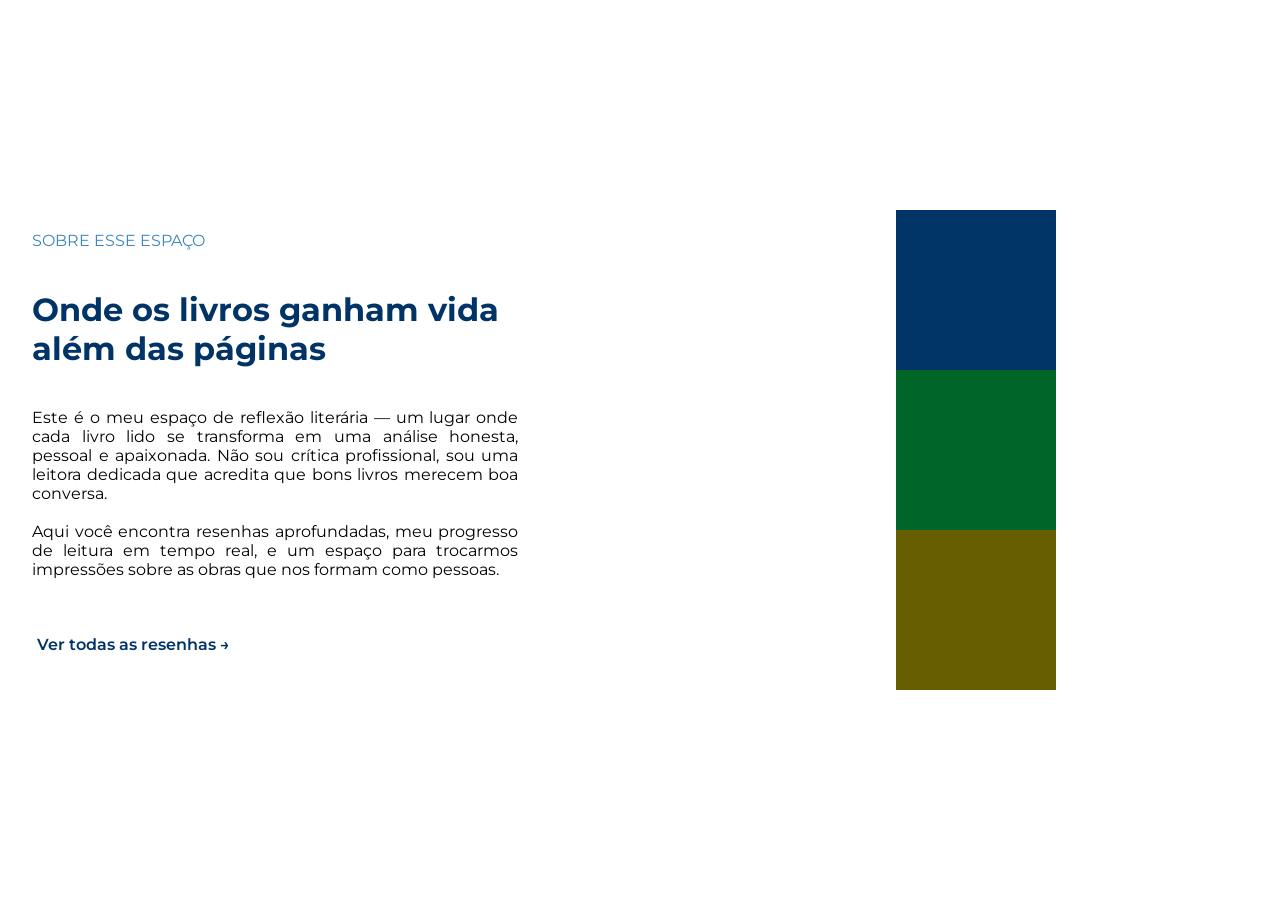
<file: web-data-viz/public/index.html>
<!-- <!DOCTYPE html>
<html lang="en">

<head>
    <meta charset="UTF-8">
    <meta http-equiv="X-UA-Compatible" content="IE=edge">
    <meta name="viewport" content="width=device-width, initial-scale=1.0">

    <title>Página Inicial</title>

    <script src="./js/sessao.js"></script>

    <link rel="stylesheet" href="./css/estilo.css">
    <link rel="icon" href="./assets/imgs/livro.png">
    <link rel="preconnect" href="https://fonts.gstatic.com">
</head>

<body>
    <div class="header">
      <div class="container">
        <h1 class="titulo">AquaTech</h1>
        <ul class="navbar">
          <li class="agora">
            <a href="#">Inicial</a>
          </li>
          <li>
            <a href="simulador.html">Simulador</a>
          </li>
          <li>|</li>
          <li>
            <a href="login.html">Login</a>
          </li>
          <li>
            <a href="cadastro.html">Cadastro</a>
          </li>
        </ul>
      </div>
    </div>
  
    <!-- <div class="banner">
      <div class="container">
        <p>Preservando <span>hoje</span> para existirem <span>amanhã</span>.</p>
      </div>
    </div> -->
<!--   
    <div class="social">
      <div class="container">
        <div class="boxes">
          <div class="box">
            <img src="assets/imgs/planet-earth_color.png">
            <h4>Missão</h4>
            <p>Lorem ipsum, dolor sit amet consectetur adipisicing elit. Et, quas cupiditate asperiores provident magnam
              vitae illum iusto fugiat atque deleniti nulla sed iure suscipit, laborum, aliquid accusantium cum dicta
              minima.</p>
          </div>
          <div class="box">
            <img src="assets/imgs/lightbulb_color.png">
            <h4>Visão</h4>
            <p>Lorem ipsum, dolor sit amet consectetur adipisicing elit. Et, quas cupiditate asperiores provident magnam
              vitae illum iusto fugiat atque deleniti nulla sed iure suscipit, laborum, aliquid accusantium cum dicta
              minima.</p>
          </div>
          <div class="box">
            <img src="assets/imgs/growth_color.png">
            <h4>Valores</h4>
            <p>Lorem ipsum, dolor sit amet consectetur adipisicing elit. Et, quas cupiditate asperiores provident magnam
              vitae illum iusto fugiat atque deleniti nulla sed iure suscipit, laborum, aliquid accusantium cum dicta
              minima.</p>
          </div>
        </div>
      </div>
    </div>
  
    <div class="footer">
      <div class="container">
        <h4>Feito com amor por aluno &hearts; SPTech &copy; 2023</h4>
        <span class="version">v1.0.0</span>
      </div>
    </div>
  </body>

</html> -->

<!DOCTYPE html>
<html lang="en">

<head>
  <meta charset="UTF-8">
  <meta name="viewport" content="width=device-width, initial-scale=1.0">
  <title>Página Inicial</title>

  <link rel="stylesheet" href="./css/estilo.css">
    <link rel="icon" href="./assets/imgs/livro.png">
    <link rel="preconnect" href="https://fonts.gstatic.com">
</head>

<body>
  <div class="sobre">
    <div class="sobre-escrito">
    <span>SOBRE ESSE ESPAÇO</span>
    <h1>Onde os livros ganham vida além das páginas</h1>
    <p>Este é o meu espaço de reflexão literária — um lugar onde cada livro lido se transforma em uma análise honesta,
      pessoal e apaixonada. Não sou crítica profissional, sou uma leitora dedicada que acredita que bons livros merecem
      boa conversa.
      <br>
      <br>

      Aqui você encontra resenhas aprofundadas, meu progresso de leitura em tempo real, e um espaço para trocarmos
      impressões sobre as obras que nos formam como pessoas.</p>

    <button id="verResenhas()">Ver todas as resenhas → </button>
    </div>

    <div class="sobre-quadrado">
      <div class="quadrado1"></div>
      
      <div class="quadrado2"></div>
      <div class="quadrado3"></div>
    </div>
  </div>
</body>

</html>
</file>
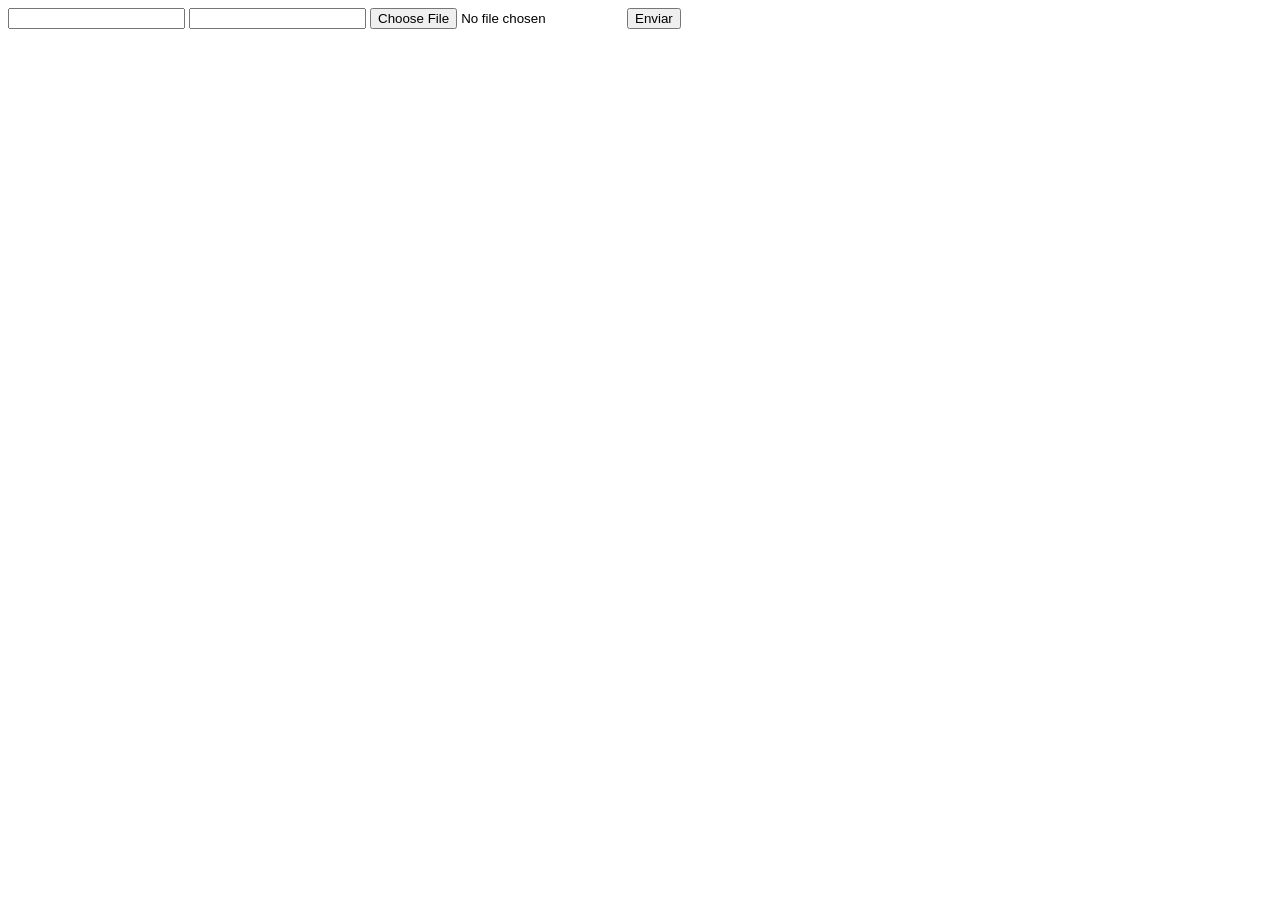
<file: web-data-viz/DOCUMENTOS_DE_APOIO/exemplo_de_upload_de_arquivo/public/index.html>
<!DOCTYPE html>
<html lang="en">

<head>
  <meta charset="UTF-8">
  <meta http-equiv="X-UA-Compatible" content="IE=edge">
  <meta name="viewport" content="width=device-width, initial-scale=1.0">
  <title>Upload</title>
</head>

<body>

  <div>
    <input name="nome" id="nome" type="text" />
    <input name="email" id="email" type="url" />
    <input name="foto" id="foto" type="file" />
    <button onclick="enviar()">Enviar</button>
  </div>

  <div id="container"></div>
</body>

</html>

<script>
  function enviar() {
    const formData = new FormData();
    formData.append('foto', foto.files[0])
    formData.append('nome', nome.value)
    formData.append('email', email.value)

    fetch("/usuarios/cadastro", {
      method: "POST",
      body: formData
    })
      .then(res => {
        window.location = "./perfil.html"
      })
      .catch(err => {
        console.log(err);
      })
  }
</script>
</file>
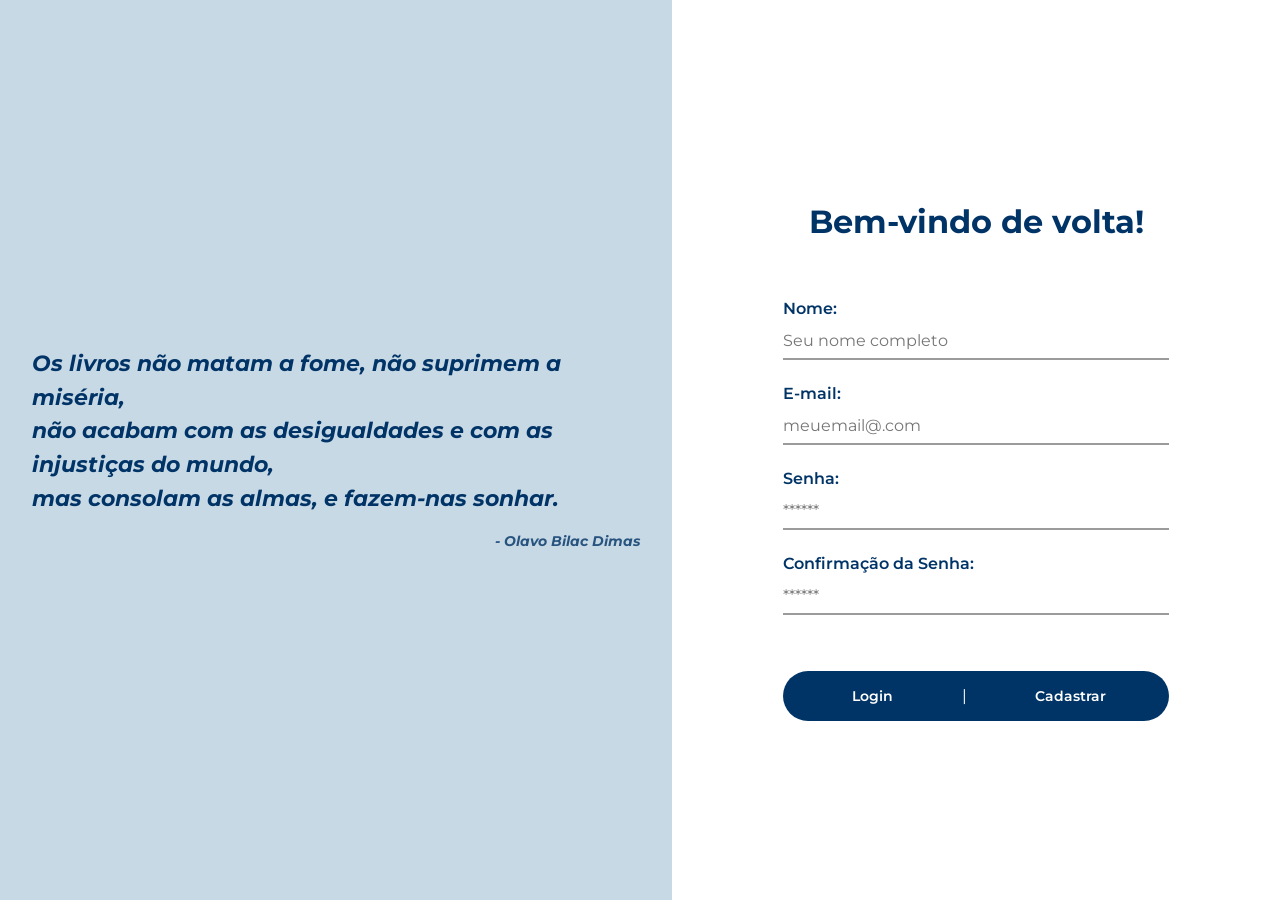
<file: web-data-viz/public/cadastro.html>
<!DOCTYPE html>
<html lang="pt-br">

<head>
  <meta charset="UTF-8" />
  <meta http-equiv="X-UA-Compatible" content="IE=edge" />
  <meta name="viewport" content="width=device-width, initial-scale=1.0" />

  <title>Cadastro</title>

  <script src="./js/sessao.js"></script>

  <link rel="stylesheet" href="./css/cadastro.css" />
  <link rel="icon" href="./assets/imgs/livro.png" />
  <link rel="preconnect" href="https://fonts.gstatic.com" />
</head>

<body>

  <div class="login">
    <div class="alerta_erro">
      <div class="card_erro" id="cardErro">
        <span id="mensagem_erro"></span>
      </div>
    </div>

    <div class="frase">
      <p>Os livros não matam a fome, não suprimem a miséria, <br>
        não acabam com as desigualdades e com as injustiças do mundo, <br>
        mas consolam as almas, e fazem-nas sonhar.</p>

      <div class="autor">
        <p>- Olavo Bilac Dimas</p>
      </div>
    </div>

    <div class="container">
      <div class="card card-cadastro">
        <h2>Bem-vindo de volta!</h2>
        <div class="formulario">
          <!--
                         Para inserir mais um campo, copie uma das inputs abaixo.
                         Assim que inserir vá para o script abaixo.
                     -->

          <div class="campo">
            <span>Nome:</span>
            <input id="ipt_nome" type="text" placeholder="Seu nome completo" />
          </div>
          <div class="campo">
            <span>E-mail:</span>
            <input id="ipt_email" type="text" placeholder="meuemail@.com" />
          </div>
          <div class="campo">
            <span>Senha:</span>
            <input id="ipt_senha" type="password" placeholder="******" />
          </div>
          <div class="campo">
            <span>Confirmação da Senha:</span>
            <input id="ipt_confirmacao_senha" type="password" placeholder="******" />
          </div>

          <div class="botoes">
            <a href="login.html" class="botao">Login</a>
            <p>|</p>
            <button class="botao botao-cadastro" onclick="cadastrar()">Cadastrar</button>
          </div>

        </div>
        <div id="div_aguardar" class="loading-div">
          <img src="./assets/circle-loading.gif" id="loading-gif" />
        </div>

        <div id="div_erros_login"></div>
      </div>
    </div>
  </div>

</body>

</html>

<script>

  // Array para armazenar empresas cadastradas para validação de código de ativação 
  let listaEmpresasCadastradas = [];

  function cadastrar() {
    aguardar();

    //Recupere o valor da nova input pelo nome do id
    // Agora vá para o método fetch logo abaixo
    var nomeVar = ipt_nome.value;
    var emailVar = ipt_email.value;
    var senhaVar = ipt_senha.value;
    var confirmacaoSenhaVar = ipt_confirmacao_senha.value;

    // Verificando se há algum campo em branco
    if (
      nomeVar == "" ||
      emailVar == "" ||
      senhaVar == "" ||
      confirmacaoSenhaVar == ""
    ) {
      cardErro.style.display = "block";
      mensagem_erro.innerHTML =
        "(Mensagem de erro para todos os campos em branco)";

      finalizarAguardar();
      return false;
    } else {
      setInterval(sumirMensagem, 5000);
    }

    // Enviando o valor da nova input
    fetch("/usuarios/cadastrar", {
      method: "POST",
      headers: {
        "Content-Type": "application/json",
      },
      body: JSON.stringify({
        // crie um atributo que recebe o valor recuperado aqui
        // Agora vá para o arquivo routes/usuario.js
        nomeServer: nomeVar,
        emailServer: emailVar,
        senhaServer: senhaVar
      }),
    })
      .then(function (resposta) {
        console.log("resposta: ", resposta);

        if (resposta.ok) {
          cardErro.style.display = "block";

          mensagem_erro.innerHTML =
            "Cadastro realizado com sucesso! Redirecionando para tela de Login...";

          setTimeout(() => {
            window.location = "login.html";
          }, "2000");

          limparFormulario();
          finalizarAguardar();
        } else {
          throw "Houve um erro ao tentar realizar o cadastro!";
        }
      })
      .catch(function (resposta) {
        console.log(`#ERRO: ${resposta}`);
        finalizarAguardar();
      });

    return false;
  }

  function sumirMensagem() {
    cardErro.style.display = "none";
  }
</script>
</file>
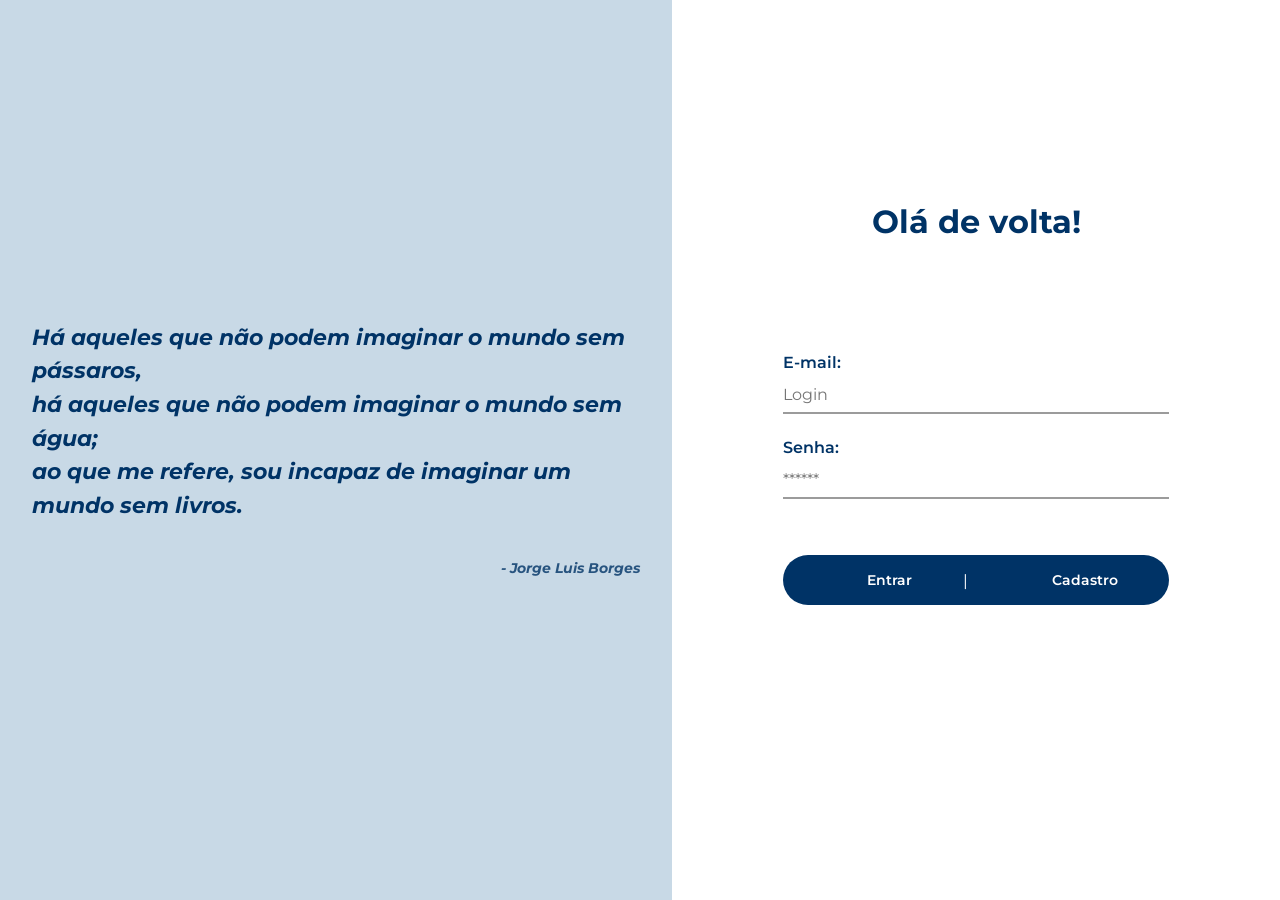
<file: web-data-viz/public/login.html>
<!DOCTYPE html>
<html lang="pt-br">

<head>
    <meta charset="UTF-8">
    <meta http-equiv="X-UA-Compatible" content="IE=edge">
    <meta name="viewport" content="width=device-width, initial-scale=1.0">

    <title>Login</title>

    <script src="./js/sessao.js"></script>

    <link rel="stylesheet" href="./css/login.css">
    <link rel="icon" href="./assets/imgs/livro.png">
    <link rel="preconnect" href="https://fonts.gstatic.com">
</head>

<body>


    <div class="login">
        <div class="alerta_erro">
            <div class="card_erro" id="cardErro">
                <span id="mensagem_erro"></span>
            </div>
        </div>

        <div class="frase">
            <p>Há aqueles que não podem imaginar o mundo sem pássaros, <br>
                há aqueles que não podem imaginar o mundo sem água; <br>
                ao que me refere, sou incapaz de imaginar um mundo sem livros.</p>

            <div class="autor">
                <br>
                <p>- Jorge Luis Borges</p>
            </div>
        </div>

        <div class="container">
            <div class="card card-login">
                <h2>Olá de volta!</h2>
                <div class="formulario">
                    <div class="campo">
                        <span>E-mail:</span>
                        <input id="ipt_email" type="text" placeholder="Login">
                    </div>
                    <div class="campo">
                        <span>Senha:</span>
                        <input id="ipt_senha" type="password" placeholder="******">
                    </div>

                    <div class="botoes">
                        <button class="botao botao-login" onclick="entrar()">Entrar</button>
                        <p>|</p>
                        <a href="cadastro.html" class="botao">Cadastro</a>
                    </div>
                </div>

                <div id="div_aguardar" class="loading-div">
                    <img src="./assets/circle-loading.gif" id="loading-gif" />
                </div>

                <div id="div_erros_login"></div>
            </div>
        </div>
    </div>

</body>

</html>

<script>


    function entrar() {
        aguardar();

        var emailVar = ipt_email.value;
        var senhaVar = ipt_senha.value;

        if (emailVar == "" || senhaVar == "") {
            cardErro.style.display = "block"
            mensagem_erro.innerHTML = "(Mensagem de erro para todos os campos em branco)";
            finalizarAguardar();
            return false;
        }
        else {
            setInterval(sumirMensagem, 5000)
        }

        console.log("FORM LOGIN: ", emailVar);
        console.log("FORM SENHA: ", senhaVar);

        fetch("/usuarios/autenticar", {
            method: "POST",
            headers: {
                "Content-Type": "application/json"
            },
            body: JSON.stringify({
                emailServer: emailVar,
                senhaServer: senhaVar
            })
        }).then(function (resposta) {
            console.log("ESTOU NO THEN DO entrar()!")

            if (resposta.ok) {
                console.log(resposta);

                resposta.json().then(json => {
                    console.log(json);
                    console.log(JSON.stringify(json));
                    sessionStorage.EMAIL_USUARIO = json.email;
                    sessionStorage.NOME_USUARIO = json.nome;
                    sessionStorage.ID_USUARIO = json.id_usuario;
                    // colocar o Storage de Livros;
                    sessionStorage.LIVROS = JSON.stringify(json.livros)

                    setTimeout(function () {
                        // window.location = "./dashboard/card.html";

                        //Mudar a localização de card para dashboard;
                        window.location = "./dashboard/dashboard.html";
                    }, 1000); // apenas para exibir o loading

                });

            } else {

                console.log("Houve um erro ao tentar realizar o login!");

                resposta.text().then(texto => {
                    console.error(texto);
                    finalizarAguardar(texto);
                });
            }

        }).catch(function (erro) {
            console.log(erro);
        })

        return false;
    }

    function sumirMensagem() {
        cardErro.style.display = "none"
    }

</script>
</file>
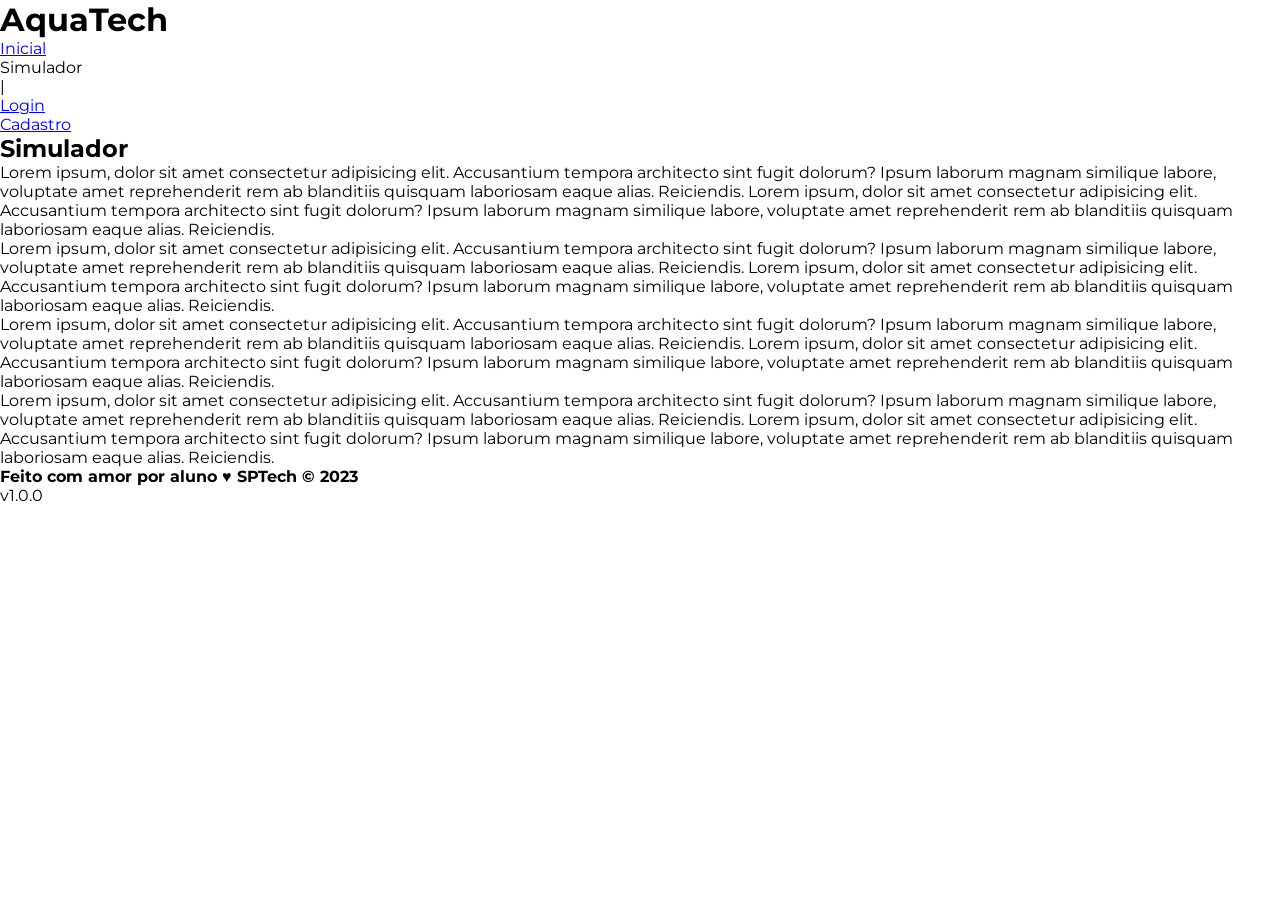
<file: web-data-viz/public/simulador.html>
<!DOCTYPE html>
<html lang="pt-br">

<head>
    <meta charset="UTF-8">
    <meta http-equiv="X-UA-Compatible" content="IE=edge">
    <meta name="viewport" content="width=device-width, initial-scale=1.0">

    <title>AquaTech | Simulador</title>

    <script src="./js/sessao.js"></script>

    <link rel="stylesheet" href="./css/estilo.css">
    <link rel="icon" href="./assets/imgs/livro.png">
    <link rel="preconnect" href="https://fonts.gstatic.com">
</head>

<body>

    <!--header inicio-->
    <div class="header">
        <div class="container">
            <h1 class="titulo">AquaTech</h1>
            <ul class="navbar">
                <li>
                    <a href="./index.html">Inicial</a>
                </li>
                <li class="agora">Simulador</li>
                <li>|</li>
                <li>
                    <a href="./login.html">Login</a>
                </li>
                <li>
                    <a href="./login.html">Cadastro</a>
                </li>
            </ul>
        </div>
    </div>


    <!-- simulador inicio -->
    <div class="simulador">
        <div class="container">
            <h2>Simulador</h2>
            <p>Lorem ipsum, dolor sit amet consectetur adipisicing elit. Accusantium tempora architecto sint fugit
                dolorum? Ipsum laborum magnam similique labore, voluptate amet reprehenderit rem ab blanditiis quisquam
                laboriosam eaque alias. Reiciendis. Lorem ipsum, dolor sit amet consectetur adipisicing elit.
                Accusantium tempora architecto sint fugit dolorum? Ipsum laborum magnam similique labore, voluptate amet
                reprehenderit rem ab blanditiis quisquam laboriosam eaque alias. Reiciendis.</p>
            <p>Lorem ipsum, dolor sit amet consectetur adipisicing elit. Accusantium tempora architecto sint fugit
                dolorum? Ipsum laborum magnam similique labore, voluptate amet reprehenderit rem ab blanditiis quisquam
                laboriosam eaque alias. Reiciendis. Lorem ipsum, dolor sit amet consectetur adipisicing elit.
                Accusantium tempora architecto sint fugit dolorum? Ipsum laborum magnam similique labore, voluptate amet
                reprehenderit rem ab blanditiis quisquam laboriosam eaque alias. Reiciendis.</p>
            <p>Lorem ipsum, dolor sit amet consectetur adipisicing elit. Accusantium tempora architecto sint fugit
                dolorum? Ipsum laborum magnam similique labore, voluptate amet reprehenderit rem ab blanditiis quisquam
                laboriosam eaque alias. Reiciendis. Lorem ipsum, dolor sit amet consectetur adipisicing elit.
                Accusantium tempora architecto sint fugit dolorum? Ipsum laborum magnam similique labore, voluptate amet
                reprehenderit rem ab blanditiis quisquam laboriosam eaque alias. Reiciendis.</p>
            <p>Lorem ipsum, dolor sit amet consectetur adipisicing elit. Accusantium tempora architecto sint fugit
                dolorum? Ipsum laborum magnam similique labore, voluptate amet reprehenderit rem ab blanditiis quisquam
                laboriosam eaque alias. Reiciendis. Lorem ipsum, dolor sit amet consectetur adipisicing elit.
                Accusantium tempora architecto sint fugit dolorum? Ipsum laborum magnam similique labore, voluptate amet
                reprehenderit rem ab blanditiis quisquam laboriosam eaque alias. Reiciendis.</p>

        </div>
    </div>
    <!-- simulador fim -->

    <!--footer inicio-->
    <div class="footer">
        <div class="container">
            <h4>Feito com amor por aluno &hearts; SPTech &copy; 2023</h4>
            <span class="version">v1.0.0</span>
        </div>
    </div>
    <!--footer fim-->


</body>

</html>
</file>
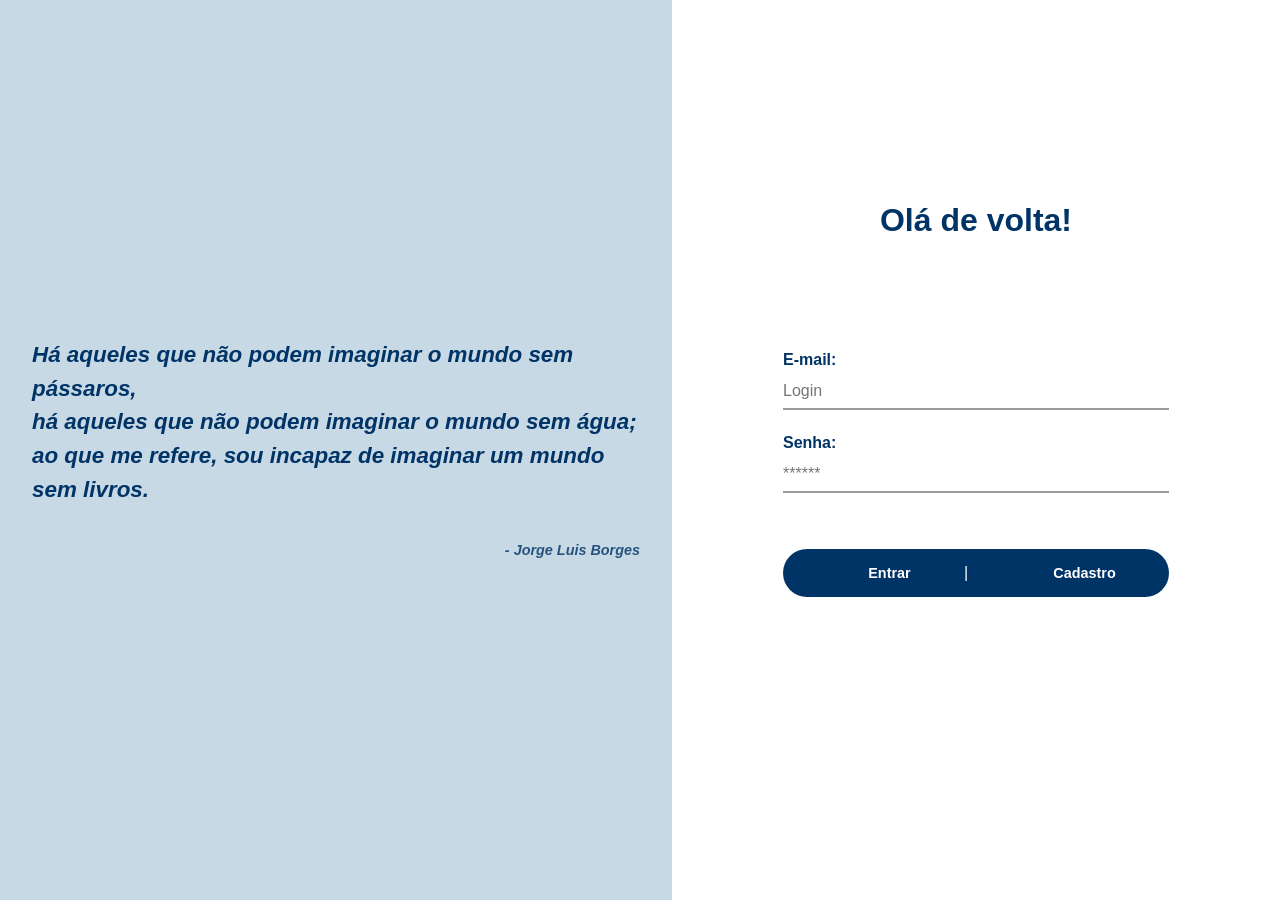
<file: web-data-viz/public/dashboard/cards.html>
<!DOCTYPE html>
<html lang="pt-br">

<head>
    <link rel="shortcut icon" href="../assets/icon/favicon2.ico" type="image/x-icon">
    <meta charset="UTF-8">
    <meta http-equiv="X-UA-Compatible" content="IE=edge">
    <meta name="viewport" content="width=device-width, initial-scale=1.0">
    <title>AquaTech | Tempo Real</title>


    <link rel="stylesheet" href="./../css/dashboards.css">
    <link rel="stylesheet" href="./../css/estilo.css" />

    <script src="../js/sessao.js"></script>
    <script src="../js/alerta.js"></script>
    <link rel="preconnect" href="https://fonts.gstatic.com">
    <link
        href="https://fonts.googleapis.com/css2?family=Exo+2:ital,wght@0,100;0,200;0,300;0,400;0,500;0,600;0,700;0,800;0,900;1,100;1,200;1,300;1,400;1,500;1,600;1,700;1,800;1,900&display=swap"
        rel="stylesheet">
</head>

<body onload="validarSessao(), exibirAquarios(),  atualizacaoPeriodica()">

    <div class="janela">

        <div class="header-left dash-header">

            <h1>AquaTech</h1>

            <div class="hello">
                <h3>Olá, <span id="b_usuario">usuário</span>!</h3>
            </div>

            <div class="btn-nav">
                <h3>Aquários</h3>
            </div>

            <div class="btn-nav-white">
                <a href="./dashboard.html">
                    <h3>Gráficos</h3>
                </a>
            </div>

            <div class="btn-nav-white">
                <a href="./mural.html">
                    <h3>Mural de Avisos</h3>
                </a>
            </div>

            <div class="btn-logout" onclick="limparSessao()">
                <h3>Sair</h3>
            </div>

        </div>

        <div class="dash">
            <div id="alerta">
            </div>
            <div class="area-parametros-alerta">
                <p class="titulo-legenda">
                    Legenda - Parâmetros para Alertas
                </p>
                <div class="parametros-alerta">
                    <div class="item-regua perigo-frio">
                        <p>Perigo</p>
                        <p>&lt;=5°C</p>
                    </div>
                    <div class="item-regua alerta-frio">
                        <p>Alerta</p>
                        <p>&lt;=10°C</p>
                    </div>
                    <div class="item-regua ideal">
                        <p>Ideal</p>
                        <p>20°C</p>
                    </div>
                    <div class="item-regua alerta-quente">
                        <p>Alerta</p>
                        <p>&gt;=22°C</p>
                    </div>
                    <div class="item-regua perigo-quente">
                        <p>Perigo</p>
                        <p>&gt;=23°C</p>
                    </div>
                </div>
            </div>

            <div class="cards" id="cardAquarios">

            </div>

        </div>

    </div>

</body>

<script>

    function exibirAquarios() {
        JSON.parse(sessionStorage.AQUARIOS).forEach(item => {
            document.getElementById("cardAquarios").innerHTML += `
                    <div class="card-aquario">
                        <div class="title-aquario">
                            <h1>${item.descricao}</h1>
                        </div>
                        <div class="desc-aquario">
                        <div class="temperatura">
                            <p id="temp_aquario_${item.id}">-°C</p>
                        </div>
                        <div class="cor-alerta" id="card_${item.id}"></div>
                    </div>
                    </div>
                    `
        });
    }

</script>

</html>
</file>
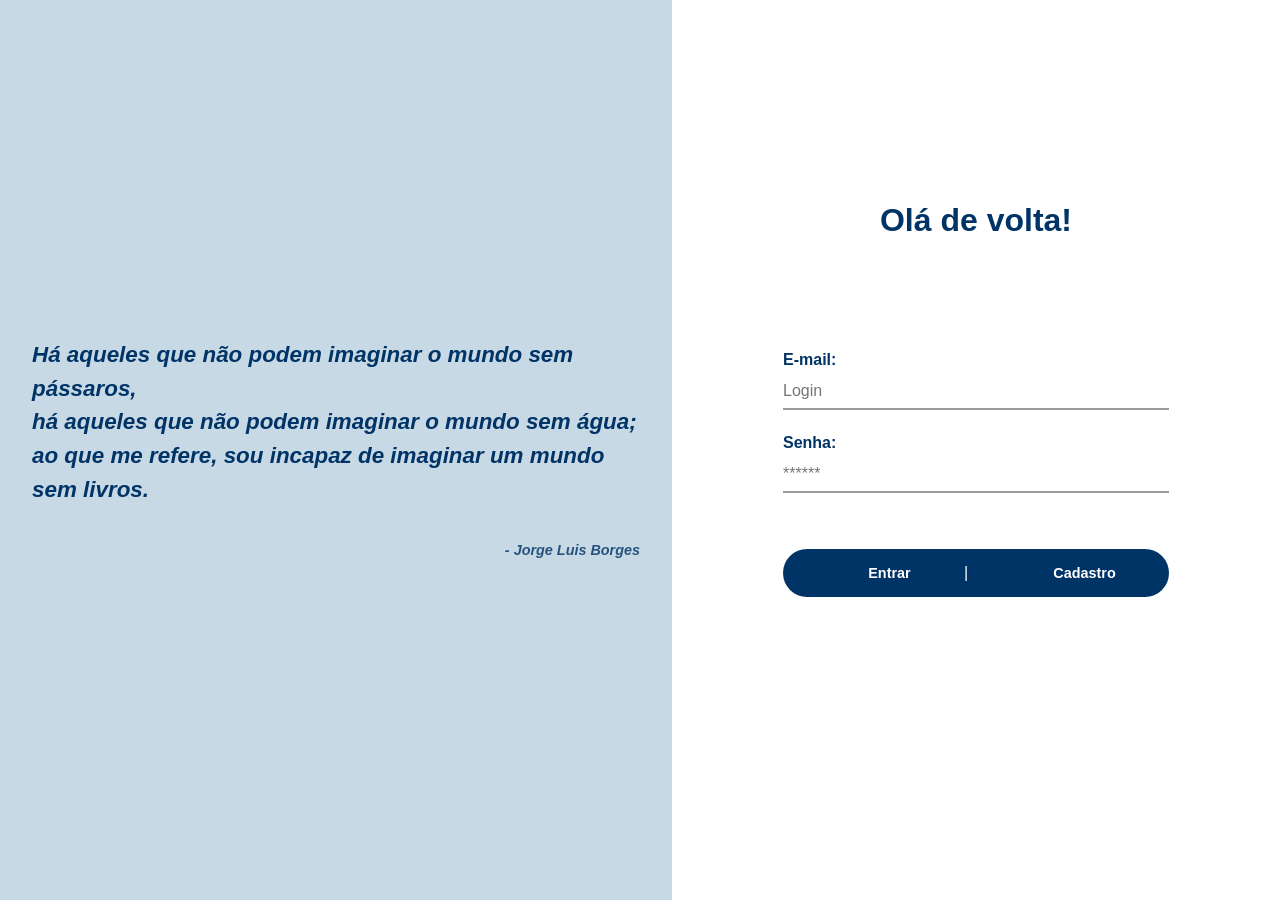
<file: web-data-viz/public/dashboard/edicao-aviso.html>
<!DOCTYPE html>
<html lang="pt-br">

<head>
    <link rel="shortcut icon" href="../assets/icon/favicon2.ico" type="image/x-icon">
    <meta charset="UTF-8">
    <meta http-equiv="X-UA-Compatible" content="IE=edge">
    <meta name="viewport" content="width=device-width, initial-scale=1.0">
    <title>AquaTech | Página Inicial</title>

    
    <link rel="stylesheet" href="./../css/dashboards.css">
    <link rel="stylesheet" href="./../css/estilo.css" />
    <script src="../js/sessao.js"></script>

    <link rel="preconnect" href="https://fonts.gstatic.com">
    <link
        href="https://fonts.googleapis.com/css2?family=Exo+2:ital,wght@0,100;0,200;0,300;0,400;0,500;0,600;0,700;0,800;0,900;1,100;1,200;1,300;1,400;1,500;1,600;1,700;1,800;1,900&display=swap"
        rel="stylesheet">
</head>

<body onload="validarSessao(), listarInfosDeUm()" style="background-color: #161618;">
    <!-- <body onload="validarSessao()"> -->

    <div class="janela">


        <div class="header-left">

            <h1>AquaTech</h1>

            <div class="hello">
                <h3>Olá, <span id="b_usuario">usuário</span>!</h3>
            </div>

            <div class="btn-nav-white">
                <a href="cards.html">
                    <h3>Aquários</h3>
                </a>
            </div>

            <div class="btn-nav-white">
                <a href="./dashboard.html">
                    <h3>Gráficos</h3>
                </a>
            </div>

            <div class="btn-nav-white">
                <a href="./mural.html">
                    <h3>Mural de Avisos</h3>
                </a>
            </div>

            <div class="btn-logout" onclick="limparSessao()">
                <h3>Sair</h3>
            </div>

        </div>

        <div class="dash-right">

            <div class="avisos">
                <div class="container">
                    <h1>Editar um aviso</h1>
                    <div class="div-form">
                        <label>
                            ID:
                            <br>
                            <input id="input_id" maxlength="100" type="text" style="color: rgb(196, 196, 196)" disabled>
                        </label>
                        <label>
                            Autor:
                            <br>
                            <input id="input_nome" maxlength="100" type="text" style="color: rgb(196, 196, 196)"
                                disabled>
                        </label>
                        <label>
                            Título:
                            <br>
                            <input id="input_titulo" maxlength="100" type="text" style="color: rgb(196, 196, 196)"
                                disabled>
                        </label>
                        <br>
                        <label>
                            Descrição (máximo de 250 caracteres):
                            <br>
                            <textarea id="textarea_descricao" maxlength="250" rows="5"></textarea>
                        </label>
                        <br>
                        <button onclick="editar()">Editar</button>
                    </div>

                </div>
            </div>
        </div>
    </div>
</body>

</html>

<script>
    function listarInfosDeUm() {
        console.log("Criar função de trazer informações de post escolhido");
    }

    function editar() {
        fetch(`/avisos/editar/${sessionStorage.getItem("ID_POSTAGEM_EDITANDO")}`, {
            method: "PUT",
            headers: {
                "Content-Type": "application/json"
            },
            body: JSON.stringify({
                descricao: textarea_descricao.value
            })
        }).then(function (resposta) {

            if (resposta.ok) {
                window.alert("Post atualizado com sucesso pelo usuario de email: " + sessionStorage.getItem("EMAIL_USUARIO") + "!");
                window.location = "/dashboard/mural.html"
            } else if (resposta.status == 404) {
                window.alert("Deu 404!");
            } else {
                throw ("Houve um erro ao tentar realizar a postagem! Código da resposta: " + resposta.status);
            }
        }).catch(function (resposta) {
            console.log(`#ERRO: ${resposta}`);
        });
    }

</script>
</file>
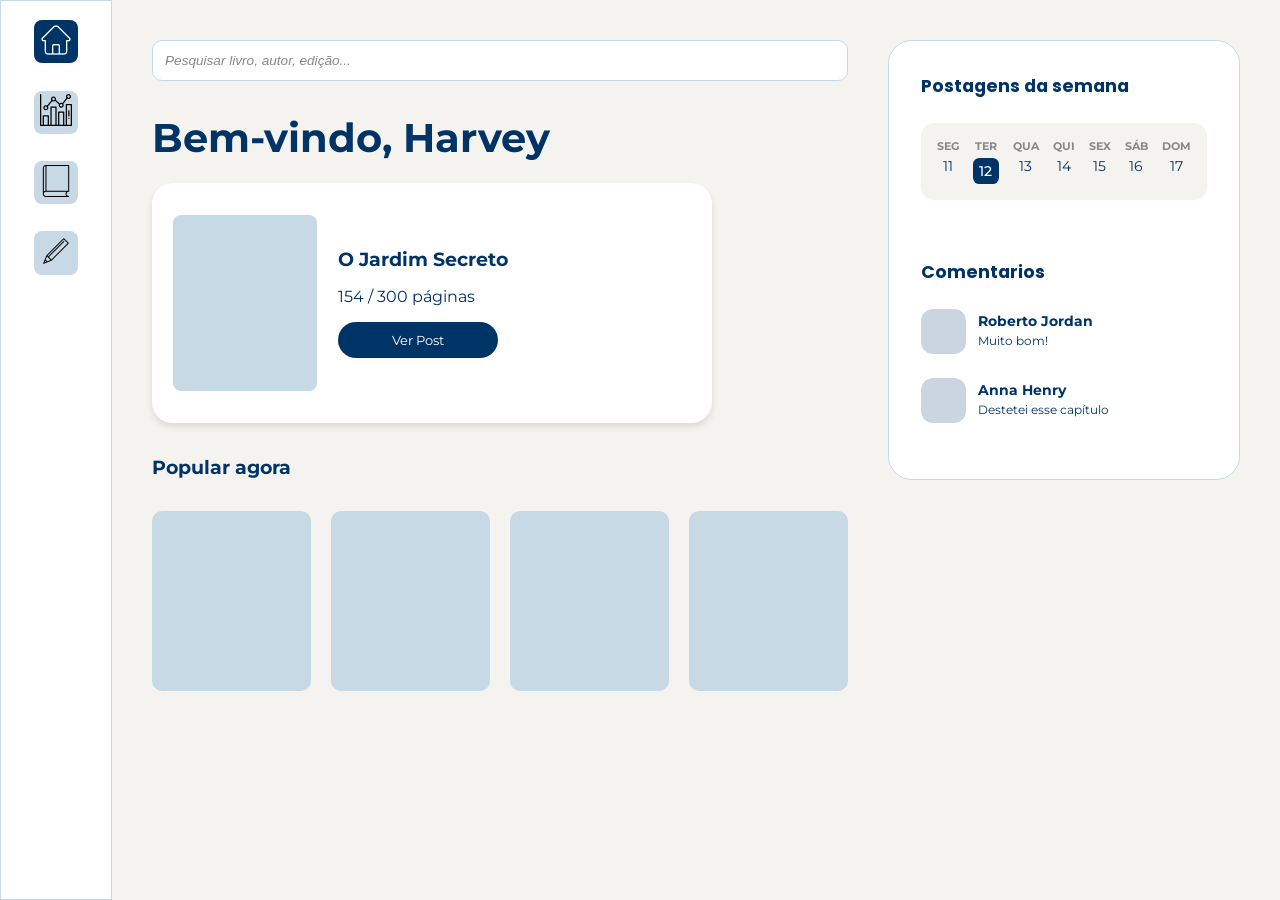
<file: web-data-viz/public/dashboard/home.html>
<!DOCTYPE html>
<html>

<head>
    <meta http-equiv="CONTENT-TYPE" content="text/html; charset=UTF-8">
    <meta name="viewport" content="width=device-width, initial-scale=1.0">
    <title>home</title>
    <link rel="stylesheet" href="../css/home.css">
</head>

<body>

    <nav>
        <div class="icon ativo">
            <a href="../dashboard/home.html">
                <img src="../assets/imgs/home.png" alt="Home">
            </a>
        </div>

        <div class="icon">
            <a href="../dashboard/dashboard.html">
                <img src="../assets/imgs/grafico-preto.png" alt="Grafico">
            </a>
        </div>

        <div class="icon">
            <a href="../dashboard/livro.html">
                <img src="../assets/imgs/livro-fechado-preto.png" alt="Livros">
            </a>
        </div>

        <div class="icon">
            <a href="../dashboard/mural.html">
                <!-- Criar e editar uma da postagem -->
                <img src="../assets/imgs/lapis-preto.png" alt="Mural">
            </a>
        </div>
    </nav>

    <main>
        <section>
            <input type="text" placeholder="Pesquisar livro, autor, edição...">
            <h1>Bem-vindo, Harvey</h1>

            <div class="livros-box">
                <div class="capa"></div>
                <div class="capa-escrita">
                    <h2>O Jardim Secreto</h2>
                    <p>154 / 300 páginas</p>
                    <button>Ver Post</button>
                </div>
            </div>

            <h2 class="livros-grid-titulo">Popular agora</h2>
            <div class="livros-grid">
                <div class="livro"></div>
                <div class="livro"></div>
                <div class="livro"></div>
                <div class="livro"></div>
            </div>
        </section>

        <aside class="painel">
            <h3>Postagens da semana</h3>
            <div class="numeros">
                <div class="dia">
                    <span class="dia-texto">Seg</span>
                    <span>11</span>
                </div>
                <div class="dia">
                    <span class="dia-texto">Ter</span>
                    <span class="hoje">12</span>
                </div>
                <div class="dia">
                    <span class="dia-texto">Qua</span>
                    <span>13</span>
                </div>
                <div class="dia">
                    <span class="dia-texto">Qui</span>
                    <span>14</span>
                </div>
                <div class="dia">
                    <span class="dia-texto">Sex</span>
                    <span>15</span>
                </div>
                <div class="dia">
                    <span class="dia-texto">Sáb</span>
                    <span>16</span>
                </div>
                <div class="dia">
                    <span class="dia-texto">Dom</span>
                    <span>17</span>
                </div>
            </div>
            <br>
            <h3>Comentarios</h3>
            <div class="pessoa">
                <div class="avatar"></div>
                <p><b>Roberto Jordan</b><br><span>Muito bom!</span></p>
            </div>
            <div class="pessoa">
                <div class="avatar"></div>
                <p><b>Anna Henry</b><br><span>Destetei esse capítulo</span></p>
            </div>
        </aside>
    </main>
</body>

</html>
</file>
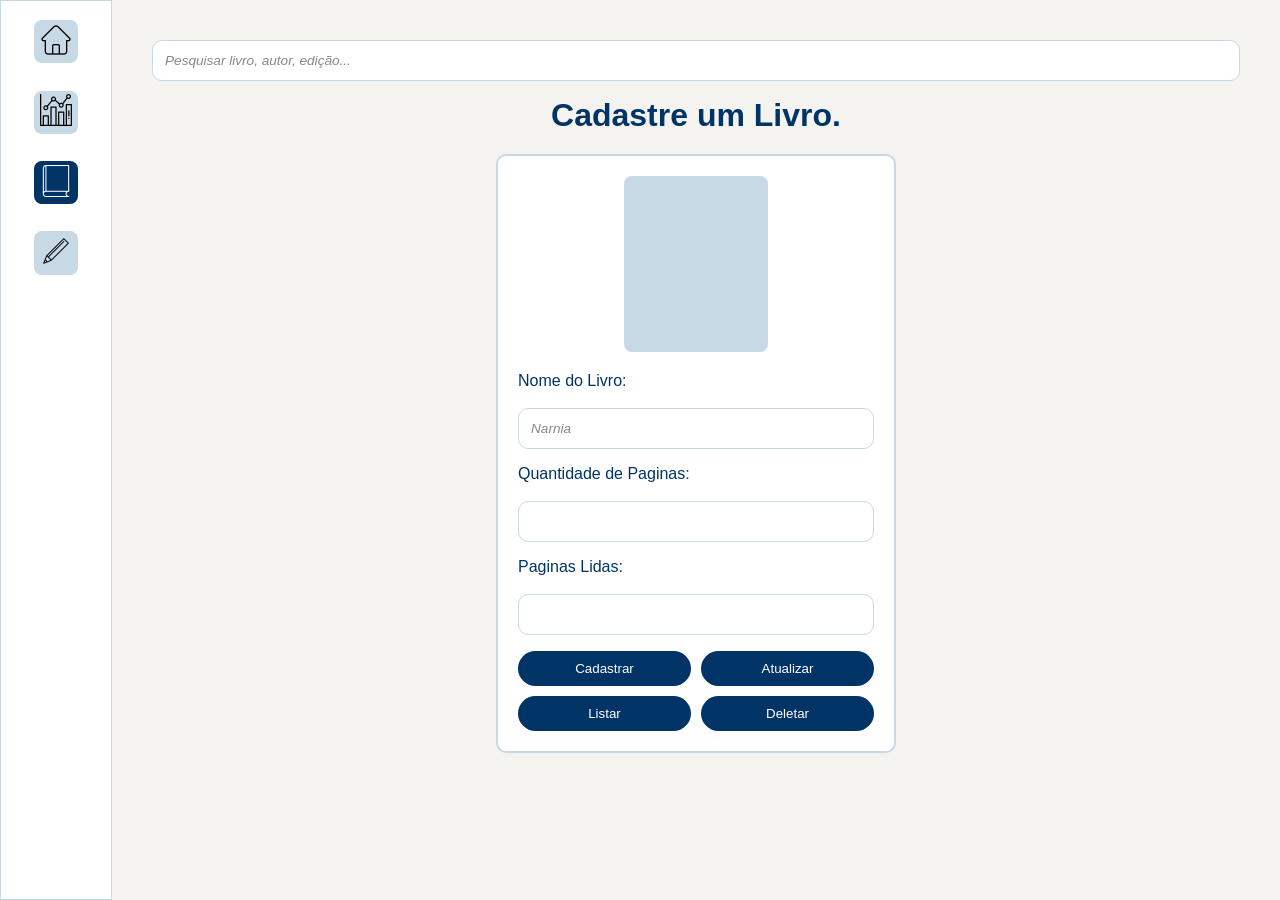
<file: web-data-viz/public/dashboard/livro.html>
<!DOCTYPE html>

<html>

<head>
    <meta http-equiv="CONTENT-TYPE" content="text/html; charset=UTF-8">
    <title>Livro</title>
    <link rel="stylesheet" href="../css/livro.css">
</head>

<body>
    <nav>
        <div class="icon">
            <a href="../dashboard/home.html">
                <img src="../assets/imgs/home-preto.png" alt="Home">
            </a>
        </div>

        <div class="icon">
            <a href="../dashboard/dashboard.html">
                <img src="../assets/imgs/grafico-preto.png" alt="Grafico">
            </a>
        </div>

        <div class="icon ativo">
            <a href="../dashboard/livro.html">
                <img src="../assets/imgs/livro-fechado.png" alt="Livros">
            </a>
        </div>

        <div class="icon">
            <a href="../dashboard/mural.html">
                <!-- Criar e editar uma da postagem -->
                <img src="../assets/imgs/lapis-preto.png" alt="Mural">
            </a>
        </div>
    </nav>

    <main>
        <input type="text" placeholder="Pesquisar livro, autor, edição...">
        <h1>Cadastre um Livro.</h1>

        <div class="cadastrar-livro">
            <div class="capa"></div>

            <span>Nome do Livro: </span>
            <br>
            <input type="text" id="ipt_nomeLivro" placeholder="Narnia">

            <span>Quantidade de Paginas: </span>
            <br>
            <input type="text" id="ipt_quantidadePaginas">

            <span>Paginas Lidas: </span>
            <br>
            <input type="text" id="ipt_paginasLidas">

            <div class="botoes">
                <button onclick="cadastrarLivro()">Cadastrar</button>
                <button onclick="atualizarLivro()">Atualizar</button>
                <button onclick="listarLivro()">Listar</button>
                <button onclick="deletarLivro()">Deletar</button>
            </div>

        </div>
    </main>
</body>

</html>
</file>
<file: web-data-viz/public/css/estilo.css>
@import url("https://fonts.googleapis.com/css2?family=Montserrat:ital,wght@0,100..900;1,100..900&family=Poppins:ital,wght@0,100;0,200;0,300;0,400;0,500;0,600;0,700;0,800;0,900;1,100;1,200;1,300;1,400;1,500;1,600;1,700;1,800;1,900&display=swap");

* {
  box-sizing: border-box;
  margin: 0;
  padding: 0;
}

body {
  background-color: white;
  font-family: "Montserrat", sans-serif;
}

.sobre {
  display: flex;
  min-height: 100vh;
  width: 100%;
}

.sobre-escrito {
  flex: 1;
  display: flex;
  flex-direction: column;
  justify-content: center;
  padding: 2rem;
  min-width: 0;
  /* background-color: cadetblue; */
  gap: 2.5rem;
}

/* .sobre-escrito .item{
  margin-left: 5rem;
} */

.sobre-escrito span{
  color: #3d86ba;
}

.sobre-escrito h1{
  color: #003366;
  width: 80%;
}

.sobre-escrito p{
  width: 80%;
  text-align: justify;
  /* gap: 3rem; */
}

button{
    padding: 1rem 4.3rem;
    background: none;
    border: none;
    outline: none;
    color: #003366;
    font-size: 1rem;
    font-weight: 600;
    cursor: pointer;
    text-decoration: none;
    align-self: flex-start;
    margin-left: -4rem;
    transition: 0.3s;
    font-family: "Montserrat", sans-serif;
}

.sobre-quadrado {
  flex: 1;
  background-color: white;
  display: flex;
  flex-direction: column;
  justify-content: center;
  align-items: center;
  min-width: 0;
}

.quadrado1{
  height: 10rem;
  width: 10rem;
  background-color: #003366;
}

.quadrado2{
  height: 10rem;
  width: 10rem;
  background-color: #006627;
}

.quadrado3{
  height: 10rem;
  width: 10rem;
  background-color: #665e00;
}
</file>
<file: web-data-viz/public/css/cadastro.css>
@import url("https://fonts.googleapis.com/css2?family=Montserrat:ital,wght@0,100..900;1,100..900&family=Poppins:ital,wght@0,100;0,200;0,300;0,400;0,500;0,600;0,700;0,800;0,900;1,100;1,200;1,300;1,400;1,500;1,600;1,700;1,800;1,900&display=swap");

* {
    box-sizing: border-box;
    margin: 0;
    padding: 0;
}

body {
    background-color: #c8d9e6;
    font-family: "Montserrat", sans-serif;
}

.login {
    display: flex;
    min-height: 100vh;
    width: 100%;
}

.frase {
    flex: 1;
    display: flex;
    flex-direction: column;
    justify-content: center;
    padding: 2rem;
    min-width: 0;
}

.frase p {
    color: #003366;
    font-size: clamp(1rem, 2vw, 1.4rem);
    font-weight: bold;
    line-height: 1.5;
    font-style: italic;
}

.frase .autor p {
    margin-top: 1rem;
    font-size: 0.9rem;
    text-align: right;
    opacity: 0.8;
}

.container {
    flex: 1;
    background-color: white;
    display: flex;
    justify-content: center;
    align-items: center;
    min-width: 0;
}

.card-cadastro {
    height: 33rem;
    width: 100%;
    max-width: 28.125rem;
    padding: 2rem;
    display: flex;
    flex-direction: column;
}

.card-cadastro h2 {
    color: #003366;
    font-size: 2rem;
    text-align: center;
    margin-top: -1rem;
    margin-bottom: 2rem;
}

.formulario {
    margin-bottom: 0.5rem;
    width: 100%;
    display: flex;
    flex-direction: column;
    gap: 1.5rem;
    margin-top: 1.6rem;
}

.campo {
    display: flex;
    flex-direction: column;
    width: 100%;
}

.campo span {
    color: #003366;
    font-weight: 600;
    font-size: 1rem;
    margin-bottom: 0.3125rem;
}

.campo input {
    width: 100%;
    border: none;
    border-bottom: 0.125rem solid #9b9b9b;
    padding: 0.5rem 0;
    font-size: 1rem;
    font-family: inherit;
    outline: none;
    transition: 0.3s;
}

.campo input:focus {
    border-bottom-color: #003366;
}

.botoes {
    display: flex;
    flex-direction: row;
    justify-content: space-evenly;
    width: 100%;
    height: auto;
    background-color: #003366;
    border-radius: 1.8rem;
    margin-top: 2rem;
}

.botoes p{
    color: white;
    align-self: center;
}

.botao {
    padding: 1rem 4.3rem;
    background: none;
    border: none;
    outline: none;
    color: white;
    font-size: 0.9rem;
    font-weight: 600;
    cursor: pointer;
    text-decoration: none;
    justify-content: center;
    transition: 0.3s;
}

a {
    font-family: "Montserrat", sans-serif;
    display: flex;
    background: none;
    border: none;
    outline: none;
    align-self: center;
}

.botao:hover {
    transform: scale(1.02);
}

.botao-cadastro {
    font-family: "Montserrat", sans-serif;
}

.loading-div {
    display: none;
    justify-content: center;
    margin-top: 0.625rem;
}

.loading-div img {
    width: 3.125rem;
}

/* ==============================@MEDIAS============================================ */

@media (max-width: 64rem) {
    .login {
        flex-direction: column;
    }

    .card-cadastro h2 {
        font-size: 1.5rem;
    }

    .formulario {
        width: 100%;
        gap: 1.2rem;
    }

    .frase {
        padding: 3rem 1.5rem;
        text-align: center;
    }

    .frase .autor p {
        text-align: center;
    }

    .container {
        padding: 2rem 1rem;
    }

    .botoes {
        height: 3rem;
        padding: 0.5rem;
        align-items: center;
    }

    .botao {
        padding: 0.8rem 1rem;
        font-size: 0.9rem;
    }
}

@media (max-width: 27rem) {
    .card-cadastro {
        height: auto;
        padding: 1.5rem;
    }

    .card-cadastro h2 {
        width: 100%;
        margin-left: 0;
        text-align: center;
    }

    .botoes {
        height: 2.5rem;
        flex-direction: row; 
        border-radius: 2.3rem;
        gap: 0.2rem;
        align-items: center;
    }
}

@media (max-width: 23.5rem) {
    .card-cadastro {
        width: 100%;
    }

    .botao {
        width: 100%;
        padding: 0.7rem;
        margin-right: 0;
    }

    .botao-cadastro {
        margin-right: 0;
    }
}
</file>
<file: web-data-viz/public/css/login.css>
@import url("https://fonts.googleapis.com/css2?family=Montserrat:ital,wght@0,100..900;1,100..900&family=Poppins:ital,wght@0,100;0,200;0,300;0,400;0,500;0,600;0,700;0,800;0,900;1,100;1,200;1,300;1,400;1,500;1,600;1,700;1,800;1,900&display=swap");

* {
    box-sizing: border-box;
    margin: 0;
    padding: 0;
}

body {
    background-color: #c8d9e6;
    font-family: "Montserrat", sans-serif;
}

.login {
    display: flex;
    min-height: 100vh;
    width: 100%;
}

.frase {
    flex: 1;
    display: flex;
    flex-direction: column;
    justify-content: center;
    padding: 2rem;
    min-width: 0;
}

.frase p {
    color: #003366;
    font-size: clamp(1rem, 2vw, 1.4rem);
    font-weight: bold;
    line-height: 1.5;
    font-style: italic;
}

.frase .autor p {
    margin-top: 1rem;
    font-size: 0.9rem;
    text-align: right;
    opacity: 0.8;
}

.container {
    flex: 1;
    background-color: white;
    display: flex;
    justify-content: center;
    align-items: center;
    min-width: 0;
}

.card-login{
    height: 33rem;
    width: 100%;
    max-width: 28.125rem;
    padding: 2rem;
    display: flex;
    flex-direction: column;
}

.card-login h2 {
    color: #003366;
    font-size: 2rem;
    text-align: center;
    margin-top: -1rem;
    margin-bottom: 2rem;
}

.formulario {
    margin-top: 5rem;
    width: 100%;
    display: flex;
    flex-direction: column;
    gap: 1.5rem;
}

.campo {
    display: flex;
    flex-direction: column;
    width: 100%;
}

.campo span {
    color: #003366;
    font-weight: 600;
    font-size: 1rem;
    margin-bottom: 0.3125rem;
}

.campo input {
    width: 100%;
    border: none;
    border-bottom: 0.125rem solid #9b9b9b;
    padding: 0.5rem 0;
    font-size: 1rem;
    font-family: inherit;
    outline: none;
    transition: 0.3s;
}

.campo input:focus {
    border-bottom-color: #003366;
}

.botoes {
    display: flex;
    flex-direction: row;
    justify-content: space-evenly;
    width: 100%;
    height: auto;
    background-color: #003366;
    border-radius: 1.8rem;
    margin-top: 2rem;
}

.botoes p{
    color: white;
    align-self: center;
}

.botao {
    padding: 1rem 4.3rem;
    background: none;
    border: none;
    outline: none;
    color: white;
    font-size: 0.9rem;
    font-weight: 600;
    cursor: pointer;
    text-decoration: none;
    justify-content: center;
    transition: 0.3s;
}

a {
    font-family: "Montserrat", sans-serif;
    display: flex;
    background: none;
    border: none;
    outline: none;
    align-self: center;
    margin-right: -2rem;
}

.botao:hover {
    transform: scale(1.02);
}

.botao-login {
    font-family: "Montserrat", sans-serif;
    margin-right: -2rem;
}

.loading-div {
    display: none;
    justify-content: center;
    margin-top: 0.625rem;
}

.loading-div img {
    width: 3.125rem;
}

/* ==============================@MEDIAS============================================ */

@media (max-width: 64rem) {
    .login {
        flex-direction: column;
    }

    .card-login h2 {
        font-size: 1.5rem;
    }

    .formulario {
        width: 100%;
        gap: 1.2rem;
    }

    .frase {
        padding: 3rem 1.5rem;
        text-align: center;
    }

    .frase .autor p {
        text-align: center;
    }

    .container {
        padding: 2rem 1rem;
    }

    .botoes {
        height: 3rem;
        padding: 0.5rem;
        align-items: center;
    }

    .botao {
        padding: 0.8rem 1rem;
        font-size: 0.9rem;
    }
}

@media (max-width: 27rem) {
    .card-login {
        height: auto;
        padding: 1.5rem;
    }

    .card-login h2 {
        width: 100%;
        margin-left: 0;
        text-align: center;
    }

    .botoes {
        height: 2.5rem;
        flex-direction: row; 
        border-radius: 2.3rem;
        gap: 0.2rem;
        align-items: center;
    }
}

@media (max-width: 23.5rem) {
    .card-login {
        width: 100%;
    }

    .botao {
        width: 100%;
        padding: 0.7rem;
        margin-right: 0;
    }

    .botao-login {
        margin-right: 0;
    }
}
</file>
<file: web-data-viz/public/css/dashboards.css>
@import url("https://fonts.googleapis.com/css2?family=Montserrat:ital,wght@0,100..900;1,100..900&display=swap");

* {
    box-sizing: border-box;
    margin: 0;
    padding: 0;
}

body {
    font-family: "Montserrat", sans-serif;
    background-color: #f5f3ef;
    display: flex; 
    flex-direction: row; 
    min-height: 100vh;
}

nav {
    width: 7rem;
    display: flex;
    flex-direction: column;
    align-items: center;
    background-color: white;
    padding-top: 1.2rem;
    gap: 1.7rem;
    border: solid 0.05rem #c8d9e6;
    position: sticky; 
    top: 0;
}

.icon {
    width: 2.7rem;
    height: 2.7rem;
    background-color: #c8d9e6;
    border-radius: 0.5rem;
    cursor: pointer;
    display: flex;
    align-items: center;
    justify-content: center;
}

.icon img{
    width: 2rem;
}

.ativo {
    background-color: #003366;
}

main {
    flex: 1;
    display: flex;
    flex-direction: column;
    align-items: center;
    padding: 40px;
}

.janela {
    display: flex;
    flex-direction: column;
    align-items: center;
    width: 100%;
    min-height: 100vh;
    padding: 40px 20px;
}

.box-agrupamento {
    display: flex;
    flex-wrap: wrap;
    align-self: center;
    justify-content: center;
    gap: 30px; /* Aumentei o espaço entre os cards */
    padding: 20px;
    width: 100%;
    max-width: 1200px;
}

.grupo-kpis {
    display: flex;
    justify-content: center;
    align-items: center;
    width: 280px;
    height: 140px;
    border-radius: 20px; 
    background: #c8d9e6;
    box-shadow: 0 10px 30px -5px rgba(0, 51, 102, 0.15);
    border: 1px solid rgba(0, 51, 102, 0.15);
    transition: all 0.3s ease; 
}

.grupo-kpis:hover {
    transform: translateY(-8px);
    box-shadow: 0 15px 35px -5px rgba(0, 51, 102, 0.25);
}

.kpi {
    width: 100%;
    height: 100%;
    display: flex;
    flex-direction: column; 
    justify-content: center;
    align-items: flex-start; 
    padding: 0 30px;
}

.kpi h4 {
    font-size: 0.85rem;
    font-weight: 600;
    text-transform: uppercase;
    letter-spacing: 1px;
    margin-bottom: 5px;
    color: #003366; 
}

.kpi h3 {
    font-size: 2.2rem;
    font-weight: 800;
    color: #003366; 
    margin: 0;
}

.dash {
  top: 0;
  width: 1000px;
  /* width: 100%; */
  /* position: fixed; */
  /* margin-top: 100px; */
  /* left: 20%; */
  /* height: 100vh;
  overflow: auto; */
}

.btns-dash {
  display: block;
  align-items: center;
  justify-content: center;
  margin-top: 60px;
  flex-wrap: wrap;
  padding: 0 30% 0 30%;
}


















.label-captura {
  display: flex;
  justify-content: center;
}

.dash-right .avisos {
  width: 100%;
  color: rgb(216, 216, 216);
  font-family: 'Barlow', 'Segoe UI', 'Segoe UI', Tahoma, Geneva, Verdana, sans-serif;
}

.dash-right .avisos .container {
  display: flex;
  flex-direction: column;
  align-items: center;
}

.dash-right .avisos .container .div-form {
  width: 95%;
}

.dash-right .avisos .container .div-form #form_postagem {
  width: 95%;
}

.dash-right .avisos .div-form label {
  width: 95%;
}

.dash-right .avisos .div-form input {
  width: 95%;
  border-radius: 5px;
}

.dash-right .avisos .div-form textarea {
  width: 95%;
  border: 3px solid #e6005a;
  background-color: white;
  border-radius: 5px;
}

.dash-right .avisos .div-form button {
  cursor: pointer;
  font-family: 'Barlow', 'Segoe UI', 'Segoe UI', Tahoma, Geneva, Verdana, sans-serif;
  border: 0;
  border-radius: 5px;
  font-weight: 600;
  font-size: 18px;
  padding: 10px 15px;
  color: white;
  background-color: #e6005a;
  width: 120px;
}

.publicacao-btn-editar {
  cursor: pointer;
  font-family: 'Barlow', 'Segoe UI', 'Segoe UI', Tahoma, Geneva, Verdana, sans-serif;
  border: 0;
  border-radius: 5px;
  font-weight: 600;
  font-size: 14px;
  padding: 5px 8px;
  color: white;
  background-color: #e6005a;
  width: 80px;
}

.publicacao {
  display: flex;
  flex-wrap: wrap;
  align-content: stretch;
  flex-direction: column;
  justify-content: center;
  align-items: stretch;
  border-bottom: 3px solid #e6005a;
  padding: 20px;
}

.publicacao>*:not(:last-child) {
  padding: 0 0 10px 0;
}

.div-results {
  width: 100%;
}

.div-results .feed-container {
  /* background-color: #212124; */
  border-radius: 5px;
  margin-bottom: 80px;
}

.div-buttons {
  display: flex;
  justify-content: flex-end;
}

.div-buttons>* {
  margin-left: 30px;
}

/* pagina graficos */

.kpi1 {
  width: 100px;
  height: 100px;
  background-color: blue;
  z-index: 2;
}

.dash-header {
  background-color: white;
}

.area-parametros-alerta {
  /* border: 2px solid pink; */
  display: flex;
  flex-direction: column;
  width: 70%;
  margin: auto;
  margin-top: 10px;
  background-color: white;
}

.area-parametros-alerta .titulo-legenda {
  color: black;
  font-weight: 600;
  width: fit-content;
  margin: 10px 20px;
}

.parametros-alerta {
  display: flex;
  width: 100%;
}

.item-regua {
  width: 20%;
  text-align: center;
  height: 80px;
  display: flex;
  flex-direction: column;
  justify-content: center;
  align-self: center;
}

.item-regua p {
  margin: 0;
  font-weight: 500;
}

.item-regua p:nth-child(2) {
  font-weight: 800;
}

.perigo-frio {
  background-color: #5c6bc0;
}

.perigo-quente {
  background-color: #ff7043;
}

.alerta-frio {
  background-color: #42a5f5;
}

.alerta-quente {
  background-color: #ffee58;
}

.ideal {
  background-color: #9ccc65;
}

.cards {
  display: flex;
  flex-wrap: wrap;
  justify-content: center;
  height: 450px;
  width: 100%;
  align-items: center;
  color: white;
}

.card-aquario {
  margin: 2%;
  min-width: 40%;
  max-width: 50%;
  width: fit-content;
  flex-wrap: wrap;
  display: flex;
  /* text-align: center; */
  height: 180px;
  /* justify-content: right; */
  background-color: #212124;
  font-size: 20px;
}

.card-aquario h1 {
  width: fit-content;
}

.card-aquario p {
  margin: 0;
  font-size: 50px;
  font-weight: lighter;
  text-align: left;
}

.desc-aquario {
  display: flex;
  flex-direction: row;
  align-items: center;
  width: 100%;
}

.desc-aquario .cor-alerta {
  width: 30px;
}

.title-aquario {
  width: 100%;
}


.cards h1 {
  font-size: 22px;
  border-bottom: solid white 1px;
  text-align: left;
  font-weight: lighter;
  margin: 20px;
}

.temperatura,
.umidade {
  margin: 5px;
  margin-left: 20px;
  width: 75%;
}

.cor-alerta {
  width: 13%;
  height: 30%;
  border-radius: 50%;
  display: inline-block;
}

.graph {
  width: 70%;
  margin: auto;
  padding-top: 10px;
}

.tituloGraficos {
  color: rgb(216, 216, 216);
  display: flex;
  justify-content: center;
}

.btn-chart {
  font-family: 'Barlow', 'Segoe UI', 'Segoe UI', Tahoma, Geneva, Verdana, sans-serif;
  border: 0;
  font-weight: 600;
  font-size: 18px;
  padding: 10px 15px;
  color: #e6005a;
  background-color: white;
  margin: 5px;
  border-radius: 3px;
  cursor: pointer
}

.btn-pink {
  color: white;
  background-color: #e6005a;
}

.btn-white {
  color: #e6005a;
  background-color: white;

}

.label-captura {
  height: 80px;
}

.display-none {
  display: none;
}

.display-flex {
  display: flex;
}

.display-block {
  display: block;
}

canvas {
  width: 100% !important;
  height: 100% !important;
}

/* PAGINA DOS GRÁFICOS 2023 */

/* .janela {
  display: flex;
  width: 100vw;
} */

/* .header-left a {
  text-decoration: none;
  color: white;
}

.header-left {
  position: fixed;
  top: 0;
  left: 0;
  z-index: 999;
  height: 100vh;
  width: 20%;
  display: flex;
  flex-direction: column;
  justify-content: space-evenly;
  align-items: center;
  border-right: 3px solid #32b9cd;
  background-color: white;
} */

.dash-right {
  display: flex;
  width: 100%;
  height: fit-content;
  /* background-color: white; */
  position: relative;
  top: 0;
  left: 25%;
  height: 100vh;
  overflow: auto;
}

/* .header-left h1 {
  color: #32b9cd;
}

.hello {
  width: 100%;
  display: flex;
  justify-content: center;
}

.hello h3 {
  color: #e3b062;
  font-weight: 300;
  font-size: 1.2rem;
}

.hello h3 span {
  font-weight: 800;
}

.btn-nav {
  width: 40%;
  color: white;
  background-color: #e6005a;
  border-radius: 5px;
  text-align: center;
  padding: 2% 5%;
}

.btn-nav-white {
  width: 40%;
  background-color: white;
  border: 3px solid #e6005a;
  border-radius: 5px;
  text-align: center;
  padding: 2% 5%;
}

.btn-nav-white h3 {
  color: #e6005a;
  padding: 0;
  margin: 0;
}

.btn-nav h3,
.btn-logout h3 {
  margin: 0;
  padding: 0;
}

.btn-logout {
  margin: 0;
  padding: 0;
  width: 20%;
  background-color: #32b9cd;
  color: white;
  border-radius: 10px;
  text-align: center;
  padding: 10px 15px;
  margin-bottom: 100px;
  cursor: pointer;
} */
</file>
<file: web-data-viz/public/css/home.css>
@import url("https://fonts.googleapis.com/css2?family=Montserrat:ital,wght@0,100..900;1,100..900&family=Poppins:ital,wght@0,100;0,200;0,300;0,400;0,500;0,600;0,700;0,800;0,900;1,100;1,200;1,300;1,400;1,500;1,600;1,700;1,800;1,900&display=swap");

* {
    margin: 0;
    padding: 0;
    box-sizing: border-box;
}

body {
    font-family: "Montserrat", sans-serif;
    background-color: #f5f3ef;
    display: flex;
    min-height: 100vh;
    color: #003366;
}

nav {
    width: 7rem;
    display: flex;
    flex-direction: column;
    align-items: center;
    background-color: white;
    padding-top: 1.2rem;
    gap: 1.7rem;
    border: solid 0.05rem #c8d9e6;
}

.icon {
    width: 2.7rem;
    height: 2.7rem;
    background-color: #c8d9e6;
    border-radius: 0.5rem;
    cursor: pointer;
    display: flex;
    align-items: center;
    justify-content: center;
}

.icon img{
    width: 2rem;
}

.ativo {
    background-color: #003366;
}

main {
    display: grid;
    grid-template-columns: 1fr 22rem;
    flex: 1;
    padding: 2.5rem;
    gap: 2.5rem;
}

input {
    width: 100%;
    padding: 0.75rem;
    border-radius: 0.625rem;
    border: 0.1rem solid #c8d9e6;
    margin-bottom: 2rem;
    outline: none;
    font-weight: 0.9rem;
}

input::placeholder {
  color: #888;
  font-style: italic;
  opacity: 1; 
  font-size: 0.85rem;
}

h1 {
    font-size: 2.5rem;
    margin-bottom: 1.3rem;
}

.livros-box {
    background: white;
    padding: 1.3rem;
    border-radius: 1.3rem;
    display: flex;
    flex-direction: row;
    gap: 1.3rem;
    align-items: center;
    width: 100%;
    max-width: 35rem;
    height: 15rem;
    box-shadow: 0 0.25rem 0.375rem rgba(0, 0, 0, 0.1);
    margin-bottom: 2rem;
}

.capa {
    display: flex;
    width: 9rem;
    height: 11rem;
    background-color: #c8d9e6;
    border-radius: 0.5rem;
    flex-shrink: 0;
}

.capa-escrita {
    display: flex;
    flex-direction: column;
    align-items: flex-start;
    gap: 1rem;
}

h2 {
    display: flex;
    font-size: 1.2rem;
    margin: 0;
}

button {
    width: 10rem;
    padding: 0.625rem 1.3rem;
    border-radius: 3rem;
    background-color: #003366;
    color: white;
    border: none;
    cursor: pointer;
    font-family: "Montserrat", sans-serif;
}

.livros-grid {
    display: grid;
    grid-template-columns: repeat(auto-fill, minmax(8.75rem, 1fr));
    gap: 1.25rem;
    margin-top: 1.25rem;
}

.livro {
    width: 100%;
    height: 11.25rem;
    background: #c8d9e6;
    border-radius: 0.625rem;
}

.livros-grid-titulo {
    margin: 2rem 0
}


.painel {
    background: white;
    padding: 2rem;
    border-radius: 1.5rem;
    border: 0.063rem solid #c8d9e6;
    height: fit-content;
}

.painel h3 {
    font-family: "Poppins", sans-serif;
    font-size: 1.1rem;
    margin-bottom: 1.5rem;
}

.numeros {
    display: flex;
    justify-content: space-between;
    padding: 1rem;
    background: #f5f3ef;
    border-radius: 0.8rem;
    font-size: 0.85rem;
    margin-bottom: 2.5rem;
    text-align: center;
}

.dia {
    display: flex;
    flex-direction: column;
    align-items: center;
    gap: 0.313rem; 
}

.dia-texto {
    font-size: 0.7rem;
    text-transform: uppercase;
    color: #888;
    font-weight: bold;
}

.hoje {
    display: flex;
    align-items: center;
    justify-content: center;
    width: 1.6rem;
    height: 1.6rem;
    border-radius: 0.4rem;
    font-weight: 500;
    background-color: #003366;
    color: white;
}

.pessoa {
    display: flex;
    align-items: center;
    gap: 0.75rem;
    margin-bottom: 1.5rem;
}

.avatar {
    width: 2.813rem;
    height: 2.813rem;
    border-radius: 0.75rem;
    background: #cbd5e0;
}

.pessoa p {
    font-size: 0.85rem;
    line-height: 1.4;
}

.pessoa span {
    color: #003366;
    font-size: 0.75rem;
}


@media (max-width: 900px) {
    body {
        flex-direction: column; 
    }

    nav {
        width: 100%;
        flex-direction: row; 
        justify-content: center;
        padding: 1rem;
        border-bottom: 0.05rem solid #c8d9e6;
        border-right: none;
    }

    main {
        grid-template-columns: 1fr; 
        padding: 1.5rem;
    }

    .livros-box {
        flex-direction: column; 
        height: auto;
        text-align: center;
        align-items: center;
    }

    .capa-escrita {
        align-items: center;
    }
}


@media (max-width: 480px) {
    h1 {
        display: flex;
        font-size: 1.8rem;
        justify-content: center;
    }

    .livros-grid-titulo{
        justify-content: center;
    }

    .livros-grid {
        grid-template-columns: 1fr 1fr;
    }

    .numeros {
        gap: 0.5rem;
        padding: 0.5rem;
    }
}
</file>
<file: web-data-viz/public/css/livro.css>
* {
    margin: 0;
    padding: 0;
    box-sizing: border-box;
}

body {
    font-family: "Montserrat", sans-serif;
    background-color: #f5f3ef;
    display: flex; 
    flex-direction: row; 
    min-height: 100vh;
}

nav {
    width: 7rem;
    display: flex;
    flex-direction: column;
    align-items: center;
    background-color: white;
    padding-top: 1.2rem;
    gap: 1.7rem;
    border: solid 0.05rem #c8d9e6;
    position: sticky; 
    top: 0;
}


.icon {
    width: 2.7rem;
    height: 2.7rem;
    background-color: #c8d9e6;
    border-radius: 0.5rem;
    cursor: pointer;
    display: flex;
    align-items: center;
    justify-content: center;
}

.icon img{
    width: 2rem;
}

.ativo {
    background-color: #003366;
}

main {
    flex: 1;
    display: flex;
    flex-direction: column;
    align-items: center;
    padding: 40px;
}

h1 {
    color: #003366;
    margin-bottom: 20px;
}

.cadastrar-livro {
    display: flex;
    flex-direction: column;
    background-color: white;
    border: 2px solid #c8d9e6; 
    color: #003366;
    padding: 20px;
    border-radius: 10px;
    width: 100%;
    max-width: 400px; 
}

.capa {
    width: 9rem;
    height: 11rem;
    background-color: #c8d9e6;
    border-radius: 0.5rem;
    margin-bottom: 20px;
    align-self: center; 
}

input {
    width: 100%;
    padding: 0.75rem;
    border-radius: 0.625rem;
    border: 1px solid #c8d9e6;
    margin-bottom: 1rem;
    outline: none;
}

input::placeholder {
    color: #888;
    font-style: italic;
    opacity: 1;
    font-size: 0.85rem;
}


.botoes {
    display: flex;
    flex-wrap: wrap;
    gap: 10px;
    justify-content: center;
}

button {
    flex: 1; 
    min-width: 120px;
    padding: 0.625rem;
    border-radius: 3rem;
    background-color: #003366;
    color: white;
    border: none;
    cursor: pointer;
    transition: 0.3s;
}

button:hover {
    background-color: #0055aa;
}
</file>
